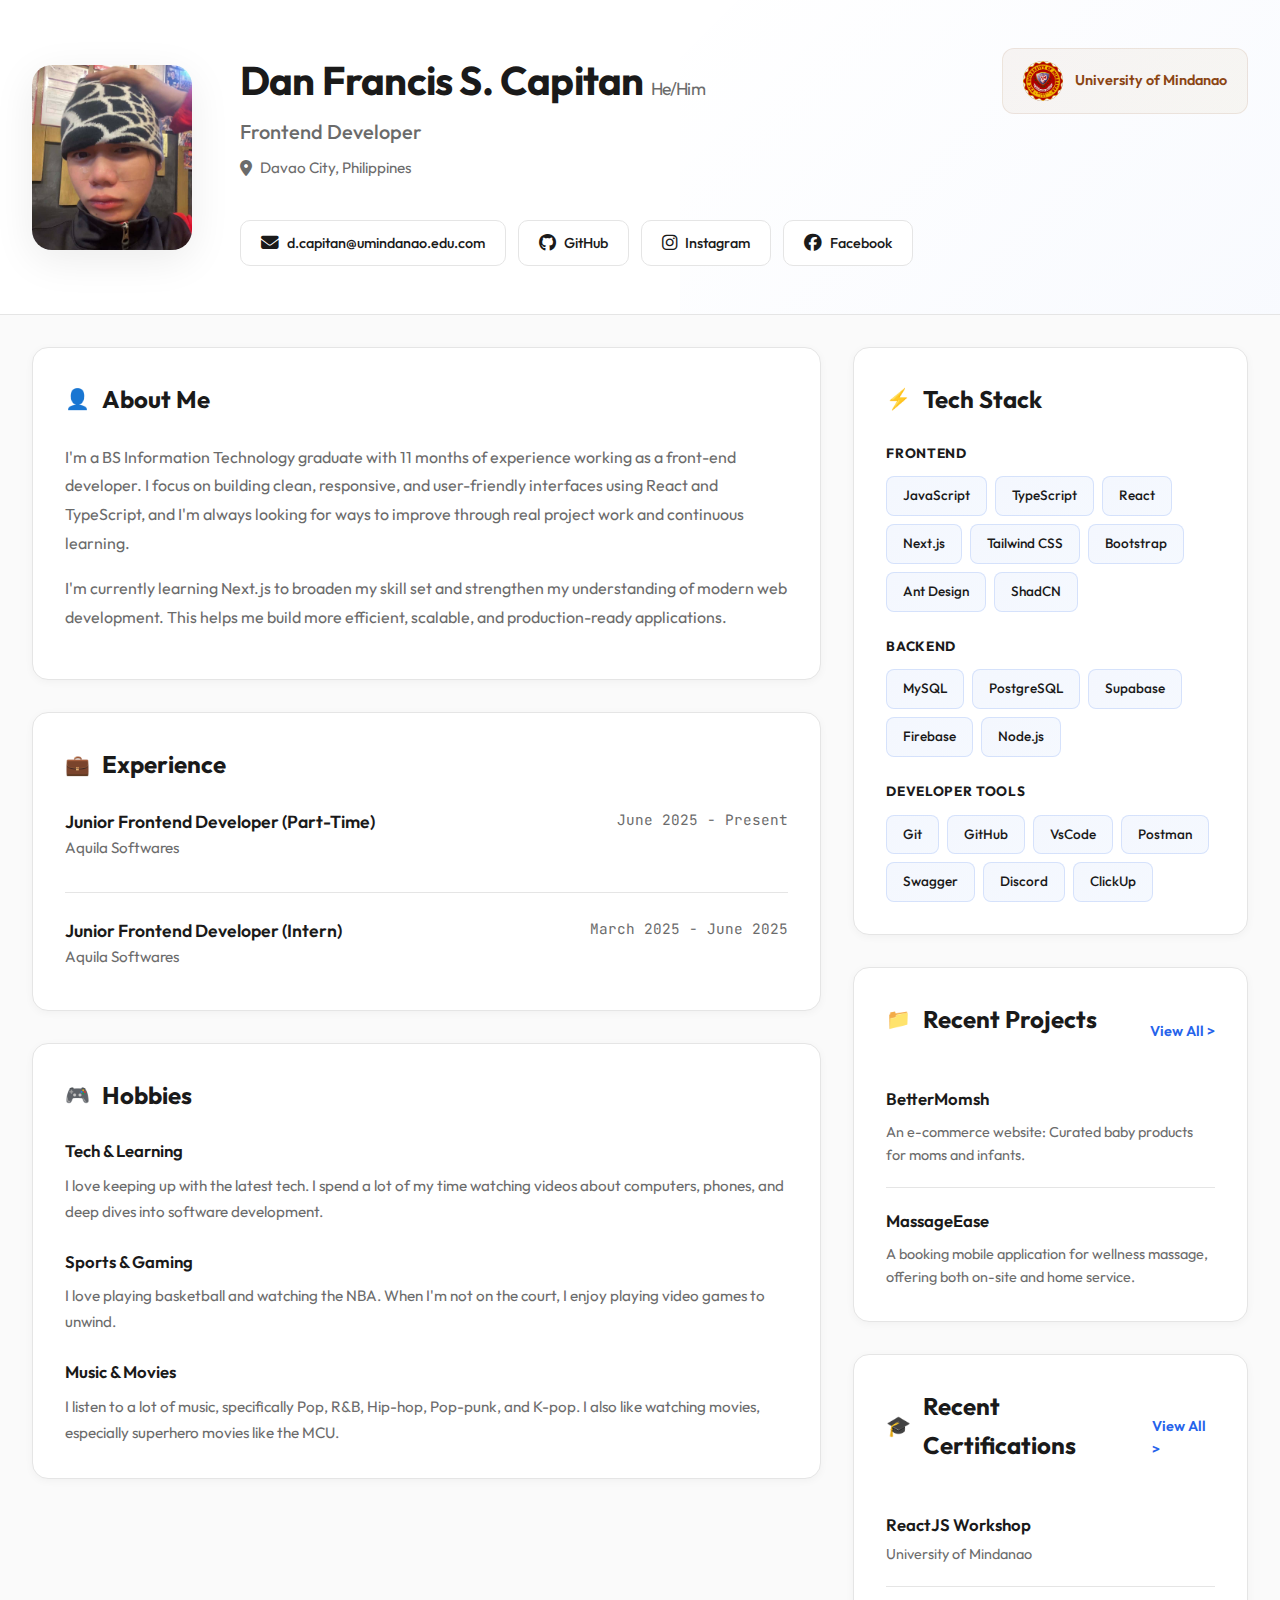
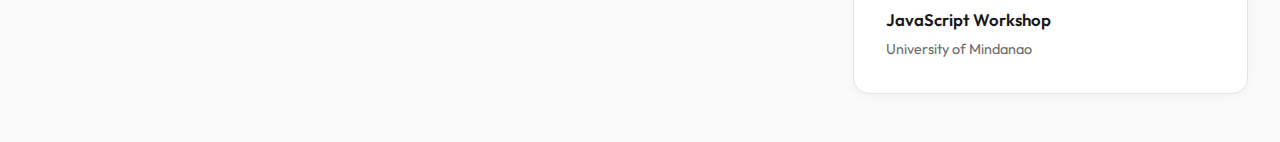
<file: index.html>
<!DOCTYPE html>
<html lang="en">
<head>
    <meta charset="UTF-8">
    <meta name="viewport" content="width=device-width, initial-scale=1.0">
    <title>Michael Aguido L. Velez - Frontend Developer</title>
    <link href="https://fonts.googleapis.com/css2?family=Outfit:wght@300;400;600;700&family=JetBrains+Mono:wght@400;500&display=swap" rel="stylesheet">
    <link rel="stylesheet" href="https://cdnjs.cloudflare.com/ajax/libs/font-awesome/6.4.0/css/all.min.css">
    <link rel="stylesheet" href="styles.css">
</head>
<body>
    <header>
        <div class="container">
            <div class="header-content">
                <div class="profile-photo">
                    <img src="image/dan.jpg" alt="Michael Aguido L. Velez">
                </div>
                <div class="header-info">
                    <div class="header-top">
                        <div>
                            <h1>Dan Francis S. Capitan <span class="pronouns">He/Him</span></h1>
                            <p class="title">Frontend Developer</p>
                            <div class="location">
                                <i class="fa-solid fa-location-dot"></i>
                                <span>Davao City, Philippines</span>
                            </div>
                        </div>
                        <div class="university-badge">
                            <div class="university-logo"><img src="image/universitylogo.png" alt="University of Mindanao Logo"></div>
                            <span class="university-name">University of Mindanao</span>
                        </div>
                    </div>
                    <div class="social-links">
                        <a href="mailto:d.capitan@umindanao.edu.com" class="social-link">
                            <i class="fa-solid fa-envelope"></i>
                            <span>d.capitan@umindanao.edu.com</span>
                        </a>
                       
                        <a href="https://github.com/ESHEESH" class="social-link">
                            <i class="fa-brands fa-github"></i>
                            <span>GitHub</span>
                        </a>
                        <a href="#" class="social-link">
                            <i class="fa-brands fa-instagram"></i>
                            <span>Instagram</span>
                        </a>
                        <a href="#" class="social-link">
                            <i class="fa-brands fa-facebook"></i>
                            <span>Facebook</span>
                        </a>
                    </div>
                </div>
            </div>
        </div>
    </header>

    <div class="container">
        <div class="main-grid">
            <!-- Left Column -->
            <div>
                <!-- About Me -->
                <div class="card">
                    <h2 class="card-title">
                        <span class="card-icon">👤</span>
                        About Me
                    </h2>
                    <p class="about-text">
                        I'm a BS Information Technology graduate with 11 months of experience working as a front-end developer. I focus on building clean, responsive, and user-friendly interfaces using React and TypeScript, and I'm always looking for ways to improve through real project work and continuous learning.
                    </p>
                    <p class="about-text">
                        I'm currently learning Next.js to broaden my skill set and strengthen my understanding of modern web development. This helps me build more efficient, scalable, and production-ready applications.
                    </p>
                </div>

                <!-- Experience -->
                <div class="card" style="margin-top: 2rem;">
                    <h2 class="card-title">
                        <span class="card-icon">💼</span>
                        Experience
                    </h2>
                    
                    <div class="experience-item">
                        <div class="experience-header">
                            <div>
                                <h3 class="job-title">Junior Frontend Developer (Part-Time)</h3>
                                <p class="company-name">Aquila Softwares</p>
                            </div>
                            <span class="date-range">June 2025 - Present</span>
                        </div>
                    </div>

                    <div class="experience-item">
                        <div class="experience-header">
                            <div>
                                <h3 class="job-title">Junior Frontend Developer (Intern)</h3>
                                <p class="company-name">Aquila Softwares</p>
                            </div>
                            <span class="date-range">March 2025 - June 2025</span>
                        </div>
                    </div>
                </div>

                <!-- Hobbies -->
                <div class="card" style="margin-top: 2rem;">
                    <h2 class="card-title">
                        <span class="card-icon">🎮</span>
                        Hobbies
                    </h2>
                    
                    <div class="hobby-item">
                        <h3 class="hobby-title">Tech & Learning</h3>
                        <p class="hobby-text">
                            I love keeping up with the latest tech. I spend a lot of my time watching videos about computers, phones, and deep dives into software development.
                        </p>
                    </div>

                    <div class="hobby-item">
                        <h3 class="hobby-title">Sports & Gaming</h3>
                        <p class="hobby-text">
                            I love playing basketball and watching the NBA. When I'm not on the court, I enjoy playing video games to unwind.
                        </p>
                    </div>

                    <div class="hobby-item">
                        <h3 class="hobby-title">Music & Movies</h3>
                        <p class="hobby-text">
                            I listen to a lot of music, specifically Pop, R&B, Hip-hop, Pop-punk, and K-pop. I also like watching movies, especially superhero movies like the MCU.
                        </p>
                    </div>
                </div>
            </div>

            <!-- Right Column -->
            <div>
                <!-- Tech Stack -->
                <div class="card">
                    <h2 class="card-title">
                        <span class="card-icon">⚡</span>
                        Tech Stack
                    </h2>
                    
                    <div class="tech-section">
                        <h3 class="section-label">Frontend</h3>
                        <div class="tech-grid">
                            <span class="tech-badge">JavaScript</span>
                            <span class="tech-badge">TypeScript</span>
                            <span class="tech-badge">React</span>
                            <span class="tech-badge">Next.js</span>
                            <span class="tech-badge">Tailwind CSS</span>
                            <span class="tech-badge">Bootstrap</span>
                            <span class="tech-badge">Ant Design</span>
                            <span class="tech-badge">ShadCN</span>
                        </div>
                    </div>

                    <div class="tech-section">
                        <h3 class="section-label">Backend</h3>
                        <div class="tech-grid">
                            <span class="tech-badge">MySQL</span>
                            <span class="tech-badge">PostgreSQL</span>
                            <span class="tech-badge">Supabase</span>
                            <span class="tech-badge">Firebase</span>
                            <span class="tech-badge">Node.js</span>
                        </div>
                    </div>

                    <div class="tech-section">
                        <h3 class="section-label">Developer Tools</h3>
                        <div class="tech-grid">
                            <span class="tech-badge">Git</span>
                            <span class="tech-badge">GitHub</span>
                            <span class="tech-badge">VsCode</span>
                            <span class="tech-badge">Postman</span>
                            <span class="tech-badge">Swagger</span>
                            <span class="tech-badge">Discord</span>
                            <span class="tech-badge">ClickUp</span>
                        </div>
                    </div>
                </div>

                <!-- Recent Projects -->
                <div class="card" style="margin-top: 2rem;">
                    <div class="projects-header">
                        <h2 class="card-title">
                            <span class="card-icon">📁</span>
                            Recent Projects
                        </h2>
                        <a href="#" class="view-all">View All ></a>
                    </div>
                    
                    <div class="project-item">
                        <h3 class="project-name">BetterMomsh</h3>
                        <p class="project-description">
                            An e-commerce website: Curated baby products for moms and infants.
                        </p>
                    </div>

                    <div class="project-item">
                        <h3 class="project-name">MassageEase</h3>
                        <p class="project-description">
                            A booking mobile application for wellness massage, offering both on-site and home service.
                        </p>
                    </div>
                </div>

                <!-- Recent Certifications -->
                <div class="card" style="margin-top: 2rem;">
                    <div class="projects-header">
                        <h2 class="card-title">
                            <span class="card-icon">🎓</span>
                            Recent Certifications
                        </h2>
                        <a href="#" class="view-all">View All ></a>
                    </div>
                    
                    <div class="certification-item">
                        <h3 class="certification-name">ReactJS Workshop</h3>
                        <p class="certification-org">University of Mindanao</p>
                    </div>

                    <div class="certification-item">
                        <h3 class="certification-name">JavaScript Workshop</h3>
                        <p class="certification-org">University of Mindanao</p>
                    </div>
                </div>
            </div>
        </div>
    </div>
</body>
</html>
</file>
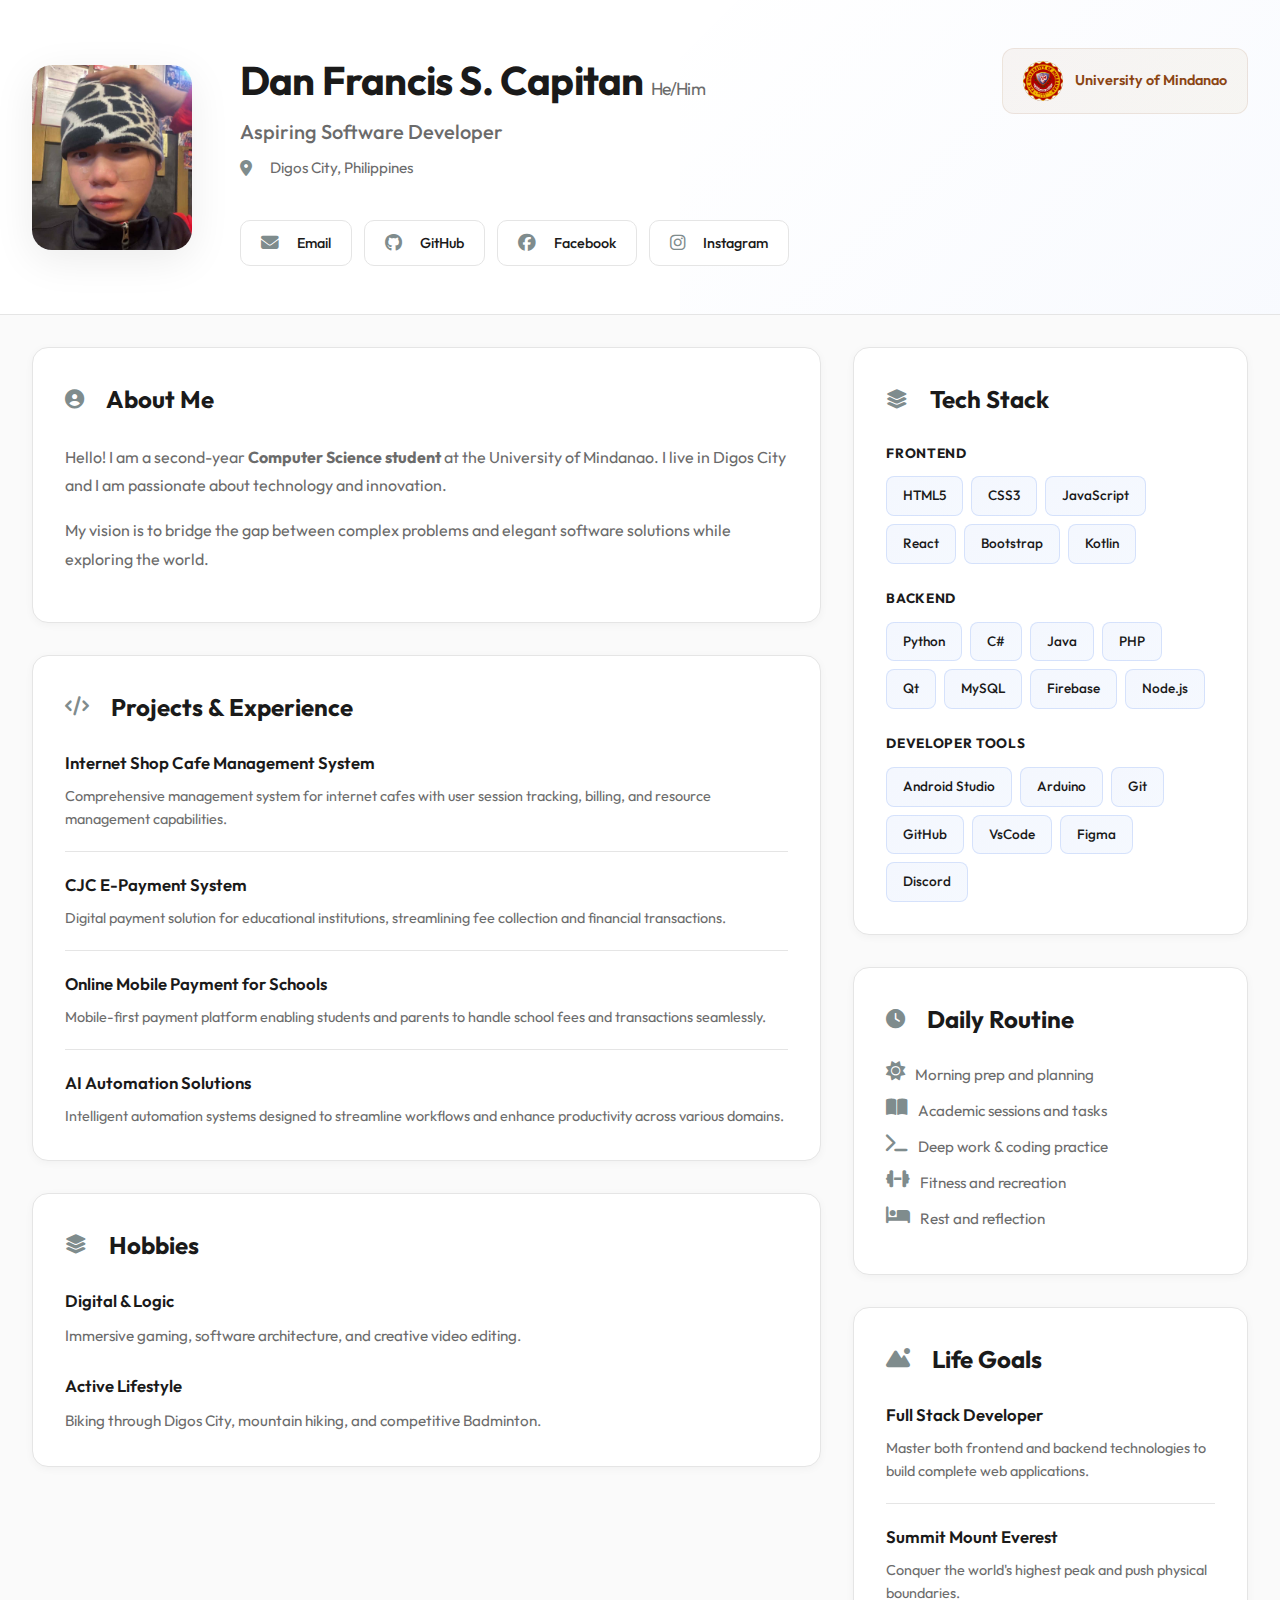
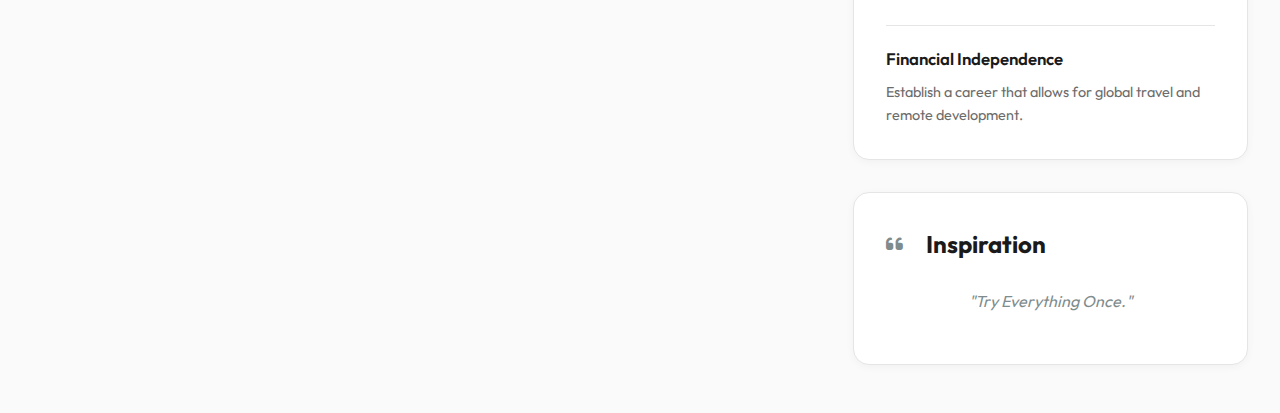
<file: main.html>
<!DOCTYPE html>
<html lang="en">
<head>
    <meta charset="UTF-8">
    <meta name="viewport" content="width=device-width, initial-scale=1.0">
    <title>DFC Portfolio - Dan Francis S. Capitan</title>
    <link href="https://fonts.googleapis.com/css2?family=Outfit:wght@300;400;600;700&family=JetBrains+Mono:wght@400;500&display=swap" rel="stylesheet">
    <link rel="stylesheet" href="https://cdnjs.cloudflare.com/ajax/libs/font-awesome/6.4.0/css/all.min.css">
    <link rel="stylesheet" href="styles.css">
    <style>
        /* Minimalist Grey Theme Overrides */
        :root {
            --grey-icon: #7f8c8d;
            --light-grey: #f4f4f4;
        }
        .card-icon, .minimal-icon { 
            color: var(--grey-icon) !important; 
            font-size: 1.2rem;
            margin-right: 10px;
        }
        .tech-list {
            list-style: none;
            padding: 0;
            margin: 0;
        }
        .tech-list li {
            display: flex;
            align-items: center;
            margin-bottom: 0.8rem;
            font-family: 'JetBrains Mono', monospace;
            font-size: 0.95rem;
            color: #444;
        }
        .routine-item {
            display: flex;
            align-items: flex-start;
            margin-bottom: 10px;
        }
    </style>
</head>
<body>
    <header>
        <div class="container">
            <div class="header-content">
                <div class="profile-photo">
                    <img src="image/dan.jpg" alt="Dan Francis S. Capitan">
                </div>
                <div class="header-info">
                    <div class="header-top">
                        <div>
                            <h1>Dan Francis S. Capitan <span class="pronouns">He/Him</span></h1>
                            <p class="title">Aspiring Software Developer</p>
                            <div class="location">
                                <i class="fa-solid fa-location-dot minimal-icon"></i>
                                <span>Digos City, Philippines</span>
                            </div>
                        </div>
                        <div class="university-badge">
                            <div class="university-logo"><img src="image/universitylogo.png" alt="UM Logo"></div>
                            <span class="university-name">University of Mindanao</span>
                        </div>
                    </div>
                    <div class="social-links">
                        <a href="mailto:d.capitan@umindanao.edu.ph" class="social-link" target="_blank">
                            <i class="fa-solid fa-envelope minimal-icon"></i>
                            <span>Email</span>
                        </a>
                        <a href="https://github.com/ESHEESH" target="_blank" class="social-link">
                            <i class="fa-brands fa-github minimal-icon"></i>
                            <span>GitHub</span>
                        </a>
                        <a href="https://www.facebook.com/dan.francis.3950" target="_blank" class="social-link">
                            <i class="fa-brands fa-facebook minimal-icon"></i>
                            <span>Facebook</span>
                        </a>
                        <a href="https://www.instagram.com/xiao_dfc/" target="_blank" class="social-link">
                            <i class="fa-brands fa-instagram minimal-icon"></i>
                            <span>Instagram</span>
                        </a>
                    </div>
                </div>
            </div>
        </div>
    </header>

    <div class="container">
        <div class="main-grid">
            <div>
                <div class="card">
                    <h2 class="card-title">
                        <i class="fa-solid fa-circle-user minimal-icon"></i>
                        About Me
                    </h2>
                    <p class="about-text">
                        Hello! I am a second-year <strong>Computer Science student</strong> at the University of Mindanao. I live in Digos City and I am passionate about technology and innovation.
                    </p>
                    <p class="about-text">
                        My vision is to bridge the gap between complex problems and elegant software solutions while exploring the world.
                    </p>
                </div>

                <div class="card" style="margin-top: 2rem;">
                    <h2 class="card-title">
                        <i class="fa-solid fa-code minimal-icon"></i>
                        Projects & Experience
                    </h2>
                    <div class="project-item">
                        <h3 class="project-name">Internet Shop Cafe Management System</h3>
                        <p class="project-description">Comprehensive management system for internet cafes with user session tracking, billing, and resource management capabilities.</p>
                    </div>
                    <div class="project-item">
                        <h3 class="project-name">CJC E-Payment System</h3>
                        <p class="project-description">Digital payment solution for educational institutions, streamlining fee collection and financial transactions.</p>
                    </div>
                    <div class="project-item">
                        <h3 class="project-name">Online Mobile Payment for Schools</h3>
                        <p class="project-description">Mobile-first payment platform enabling students and parents to handle school fees and transactions seamlessly.</p>
                    </div>
                    <div class="project-item">
                        <h3 class="project-name">AI Automation Solutions</h3>
                        <p class="project-description">Intelligent automation systems designed to streamline workflows and enhance productivity across various domains.</p>
                    </div>
                </div>

                <div class="card" style="margin-top: 2rem;">
                    <h2 class="card-title">
                        <i class="fa-solid fa-layer-group minimal-icon"></i>
                        Hobbies
                    </h2>
                    <div class="hobby-item">
                        <h3 class="hobby-title">Digital & Logic</h3>
                        <p class="hobby-text">Immersive gaming, software architecture, and creative video editing.</p>
                    </div>
                    <div class="hobby-item">
                        <h3 class="hobby-title">Active Lifestyle</h3>
                        <p class="hobby-text">Biking through Digos City, mountain hiking, and competitive Badminton.</p>
                    </div>
                </div>
            </div>

            <div>
                <div class="card">
                    <h2 class="card-title">
                        <i class="fa-solid fa-layer-group minimal-icon"></i>
                        Tech Stack
                    </h2>
                    
                    <div class="tech-section">
                        <h3 class="section-label">Frontend</h3>
                        <div class="tech-grid">
                            <span class="tech-badge">HTML5</span>
                            <span class="tech-badge">CSS3</span>
                            <span class="tech-badge">JavaScript</span>
                            <span class="tech-badge">React</span>
                            <span class="tech-badge">Bootstrap</span>
                            <span class="tech-badge">Kotlin</span>
                        </div>
                    </div>

                    <div class="tech-section">
                        <h3 class="section-label">Backend</h3>
                        <div class="tech-grid">
                            <span class="tech-badge">Python</span>
                            <span class="tech-badge">C#</span>
                            <span class="tech-badge">Java</span>
                            <span class="tech-badge">PHP</span>
                            <span class="tech-badge">Qt</span>
                            <span class="tech-badge">MySQL</span>
                            <span class="tech-badge">Firebase</span>
                            <span class="tech-badge">Node.js</span>
                        </div>
                    </div>

                    <div class="tech-section">
                        <h3 class="section-label">Developer Tools</h3>
                        <div class="tech-grid">
                            <span class="tech-badge">Android Studio</span>
                            <span class="tech-badge">Arduino</span>
                            <span class="tech-badge">Git</span>
                            <span class="tech-badge">GitHub</span>
                            <span class="tech-badge">VsCode</span>
                            <span class="tech-badge">Figma</span>
                            <span class="tech-badge">Discord</span>
                        </div>
                    </div>
                </div>

                <div class="card" style="margin-top: 2rem;">
                    <h2 class="card-title">
                        <i class="fa-solid fa-clock minimal-icon"></i>
                        Daily Routine
                    </h2>
                    <div class="hobby-text">
                        <div class="routine-item"><i class="fa-solid fa-sun minimal-icon"></i> Morning prep and planning</div>
                        <div class="routine-item"><i class="fa-solid fa-book-open minimal-icon"></i> Academic sessions and tasks</div>
                        <div class="routine-item"><i class="fa-solid fa-terminal minimal-icon"></i> Deep work & coding practice</div>
                        <div class="routine-item"><i class="fa-solid fa-dumbbell minimal-icon"></i> Fitness and recreation</div>
                        <div class="routine-item"><i class="fa-solid fa-bed minimal-icon"></i> Rest and reflection</div>
                    </div>
                </div>

                <div class="card" style="margin-top: 2rem;">
                    <h2 class="card-title">
                        <i class="fa-solid fa-mountain-sun minimal-icon"></i>
                        Life Goals
                    </h2>
                    <div class="project-item">
                        <h3 class="project-name">Full Stack Developer</h3>
                        <p class="project-description">Master both frontend and backend technologies to build complete web applications.</p>
                    </div>
                    <div class="project-item">
                        <h3 class="project-name">Summit Mount Everest</h3>
                        <p class="project-description">Conquer the world's highest peak and push physical boundaries.</p>
                    </div>
                    <div class="project-item">
                        <h3 class="project-name">Financial Independence</h3>
                        <p class="project-description">Establish a career that allows for global travel and remote development.</p>
                    </div>
                </div>

                <div class="card" style="margin-top: 2rem;">
                    <h2 class="card-title">
                        <i class="fa-solid fa-quote-left minimal-icon"></i>
                        Inspiration
                    </h2>
                    <p class="about-text" style="font-style: italic; text-align: center; color: var(--grey-icon);">
                        "Try Everything Once."
                    </p>
                </div>
            </div>
        </div>
    </div>
</body>
</html>
</file>
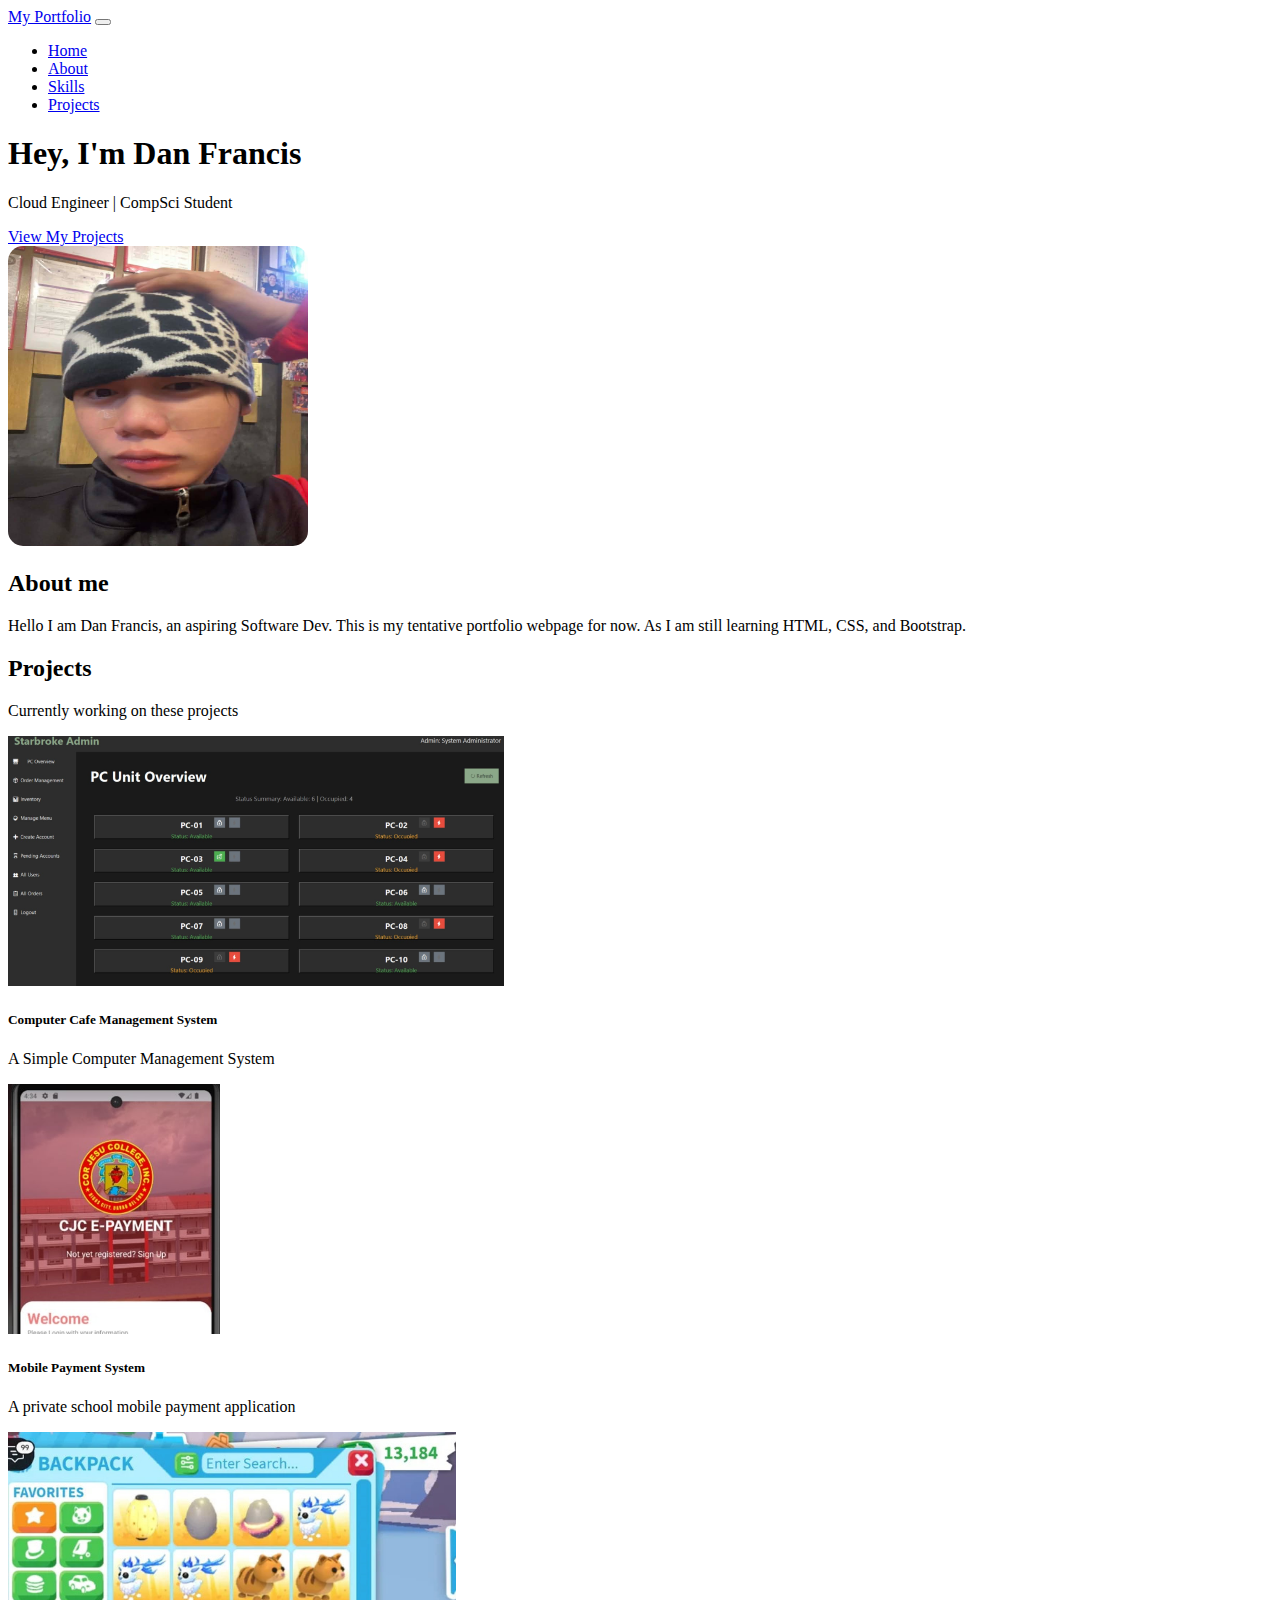
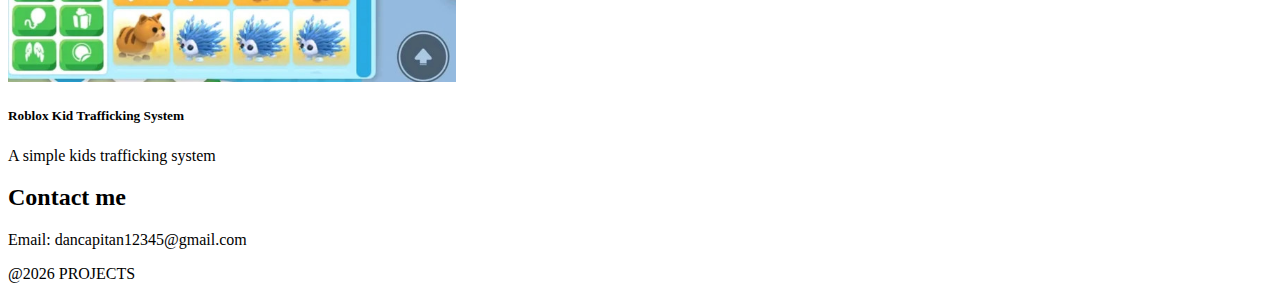
<file: portfolio.html>
<!doctype html>
<html lang="en">
  <head>
    <meta charset="utf-8">
    <meta name="viewport" content="width=device-width, initial-scale=1">
    <title>DanFolio</title>
    <script src="https://cdn.jsdelivr.net/npm/@popperjs/core@2.11.8/dist/umd/popper.min.js" integrity="sha384-I7E8VVD/ismYTF4hNIPjVp/Zjvgyol6VFvRkX/vR+Vc4jQkC+hVqc2pM8ODewa9r" crossorigin="anonymous"></script>
    <script src="https://cdn.jsdelivr.net/npm/bootstrap@5.3.8/dist/js/bootstrap.min.js" integrity="sha384-G/EV+4j2dNv+tEPo3++6LCgdCROaejBqfUeNjuKAiuXbjrxilcCdDz6ZAVfHWe1Y" crossorigin="anonymous"></script>
    <link href="https://cdn.jsdelivr.net/npm/bootstrap@5.3.8/dist/css/bootstrap.min.css" rel="stylesheet" integrity="sha384-sRIl4kxILFvY47J16cr9ZwB07vP4J8+LH7qKQnuqkuIAvNWLzeN8tE5YBujZqJLB" crossorigin="anonymous">
    <link rel="stylesheet" href="design.css">

  </head>
  <body>

    <nav class="navbar navbar-expand-lg navbar-dark bg-dark fixed-top shadow">
  <div class="container">
    <a class="navbar-brand fw-bold" href="#">My Portfolio</a>
    
    <button class="navbar-toggler" type="button" data-bs-toggle="collapse" data-bs-target="#navMenu" aria-controls="navMenu" aria-expanded="false" aria-label="Toggle navigation">
      <span class="navbar-toggler-icon"></span>
    </button>

    <div class="collapse navbar-collapse" id="navMenu">
      <ul class="navbar-nav ms-auto">
        <li class="nav-item">
          <a class="nav-link active" aria-current="page" href="#home">Home</a>
        </li>
        <li class="nav-item">
          <a class="nav-link" href="#about">About</a>
        </li>
        <li class="nav-item">
          <a class="nav-link" href="#skills">Skills</a>
        </li>
        <li class="nav-item">
          <a class="nav-link" href="#projects">Projects</a>
        </li>
      </ul>
    </div>
  </div>
</nav>
        <!-- HOME-->
        <section id="home" class="bg-primary text-white text-center p-5">
          <div class ="container">
            <h1>Hey, I'm Dan Francis</h1>
            <p class="lead">Cloud Engineer | CompSci Student</p>
            <a href ="#projects" class="btn btn-light" >View My Projects</a>
          </div>
          </section>
          
          <!-- ABOUT ME -->

          <section id="about me">
            <div class="container p-5">
              <div class="row align-items-center">
                <div class ="col-lg-6">
                  <img src="image/dan.jpg" class="img-fluid" width="300" height="300" style="border-radius: 15px;">
                </div>

                <div class="col-lg-6">
                  <h2>About me</h2>
                  <p>
                    Hello I am Dan Francis, an aspiring  Software Dev. This is my tentative portfolio webpage for now. As I am still learning HTML, CSS, and Bootstrap.
                  </p>
                </div>
                </div>
              </div>
              </div>
          </section>




          <!-- SKILLS SECTION -->
           <section id="projects" class="py-5"> <div class="container text-center">
    <h2 class="mb-4">Projects</h2>
    <p class="mb-5">Currently working on these projects</p>

    <div class="row g-4"> <div class="col-md-4 mb-3">
        <div class="card h-100 shadow-sm"> <img src="image/net.jpg" class="card-img-top" alt="E-commerce project 1" style="height: 250px; object-fit: cover;">
          <div class="card-body">
            <h5 class="card-title">Computer Cafe Management System</h5>
            <p class="card-text text-muted">A Simple Computer Management System</p>
          </div>
        </div>
      </div>

      <div class="col-md-4 mb-3">
        <div class="card h-100 shadow-sm">
          <img src="image/mobile.jpg" class="card-img-top" alt="Gambling site project 1" style="height: 250px; object-fit: cover;">
          <div class="card-body">
            <h5 class="card-title">Mobile Payment System</h5>
            <p class="card-text text-muted">A private school mobile payment application</p>
          </div>
        </div>
      </div>
      
      <div class="col-md-4 mb-3">
        <div class="card h-100 shadow-sm">
          <img src="image/trade.jpg" class="card-img-top" alt="Gambling project 2" style="height: 250px; object-fit: cover;">
          <div class="card-body">
            <h5 class="card-title"> Roblox Kid Trafficking System</h5>
            <p class="card-text text-muted">A  simple kids trafficking system</p>
          </div>
        </div>
      </div>

    </div>
  </div>
</section>

          <!-- CONTACT SECTION -->
           <section id="contact" class="bg-dark text-white py-2">
            <div class = "container text-center">
              <h2>
                Contact me
              </h2>
              <p>Email: dancapitan12345@gmail.com</p>
            </div>
           </section>

           <!-- FOOTER SECTION -->

           <footer class="text-center py-3 bg-secondary text-white">
            <p class="mb-0">@2026 PROJECTS</p>
           </footer>
  </body>
</html>
</file>
<file: styles.css>
* {
    margin: 0;
    padding: 0;
    box-sizing: border-box;
}

:root {
    --primary-bg: #fafafa;
    --card-bg: #ffffff;
    --text-primary: #1a1a1a;
    --text-secondary: #6b6b6b;
    --accent: #2563eb;
    --accent-hover: #1d4ed8;
    --border: #e5e5e5;
    --shadow: rgba(0, 0, 0, 0.04);
    --shadow-hover: rgba(0, 0, 0, 0.08);
}

body {
    font-family: 'Outfit', sans-serif;
    background: var(--primary-bg);
    color: var(--text-primary);
    line-height: 1.6;
    overflow-x: hidden;
}

.container {
    max-width: 1280px;
    margin: 0 auto;
    padding: 0 2rem;
}

/* Header Section */
header {
    background: var(--card-bg);
    padding: 3rem 0;
    margin-bottom: 2rem;
    border-bottom: 1px solid var(--border);
    position: relative;
    overflow: hidden;
}

header::before {
    content: '';
    position: absolute;
    top: 0;
    right: 0;
    width: 600px;
    height: 100%;
    background: linear-gradient(135deg, transparent 0%, rgba(37, 99, 235, 0.03) 100%);
    pointer-events: none;
}

.header-content {
    display: flex;
    align-items: center;
    gap: 3rem;
    position: relative;
    z-index: 1;
}

.profile-photo {
    width: 160px;
    height: 185px;
    border-radius: 20px;
    overflow: hidden;
    flex-shrink: 0;
    box-shadow: 0 10px 40px var(--shadow-hover);
    transition: transform 0.3s ease;
}

.profile-photo:hover {
    transform: translateY(-4px);
}

.profile-photo img {
    width: 100%;
    height: 100%;
    object-fit: cover;
}

.header-info {
    flex: 1;
}

.header-top {
    display: flex;
    justify-content: space-between;
    align-items: start;
    margin-bottom: 1rem;
}

h1 {
    font-size: 2.5rem;
    font-weight: 700;
    margin-bottom: 0.25rem;
    letter-spacing: -0.02em;
}

.pronouns {
    font-size: 1.1rem;
    color: var(--text-secondary);
    font-weight: 400;
}

.title {
    font-size: 1.25rem;
    color: var(--text-secondary);
    margin-bottom: 0.5rem;
    font-weight: 500;
}

.location {
    display: flex;
    align-items: center;
    gap: 0.5rem;
    color: var(--text-secondary);
    font-size: 0.95rem;
    margin-bottom: 1.5rem;
}

.location i {
    font-size: 1rem;
}

.university-badge {
    display: flex;
    align-items: center;
    gap: 0.75rem;
    padding: 0.75rem 1.25rem;
    background: linear-gradient(135deg, rgba(139, 69, 19, 0.05) 0%, rgba(184, 134, 11, 0.05) 100%);
    border-radius: 12px;
    border: 1px solid rgba(139, 69, 19, 0.1);
}

.university-logo {
    width: 40px;
    height: 40px;
    background: #8B4513;
    border-radius: 50%;
    display: flex;
    align-items: center;
    justify-content: center;
    color: white;
    font-weight: 700;
    font-size: 1.25rem;
    overflow: hidden;
}

.university-logo img {
    width: 100%;
    height: 100%;
    object-fit: cover;
}

.university-name {
    font-size: 0.9rem;
    font-weight: 600;
    color: #8B4513;
}

.social-links {
    display: flex;
    gap: 0.75rem;
    flex-wrap: wrap;
}

.social-link {
    display: inline-flex;
    align-items: center;
    gap: 0.5rem;
    padding: 0.65rem 1.25rem;
    background: var(--card-bg);
    border: 1px solid var(--border);
    border-radius: 10px;
    text-decoration: none;
    color: var(--text-primary);
    font-size: 0.9rem;
    transition: all 0.2s ease;
    font-weight: 500;
}

.social-link i {
    font-size: 1.1rem;
}

.social-link:hover {
    background: var(--accent);
    color: white;
    border-color: var(--accent);
    transform: translateY(-2px);
    box-shadow: 0 4px 12px rgba(37, 99, 235, 0.2);
}

/* Grid Layout */
.main-grid {
    display: grid;
    grid-template-columns: 2fr 1fr;
    gap: 2rem;
    margin-bottom: 3rem;
}

/* Cards */
.card {
    background: var(--card-bg);
    border-radius: 16px;
    padding: 2rem;
    border: 1px solid var(--border);
    box-shadow: 0 2px 8px var(--shadow);
    transition: box-shadow 0.3s ease;
}

.card:hover {
    box-shadow: 0 4px 16px var(--shadow-hover);
}

.card-title {
    display: flex;
    align-items: center;
    gap: 0.75rem;
    font-size: 1.5rem;
    font-weight: 700;
    margin-bottom: 1.5rem;
    color: var(--text-primary);
}

.card-icon {
    font-size: 1.25rem;
}

/* About Section */
.about-text {
    color: var(--text-secondary);
    line-height: 1.8;
    margin-bottom: 1rem;
}

/* Experience Section */
.experience-item {
    margin-bottom: 1.5rem;
    padding-bottom: 1.5rem;
    border-bottom: 1px solid var(--border);
}

.experience-item:last-child {
    border-bottom: none;
    margin-bottom: 0;
    padding-bottom: 0;
}

.experience-header {
    display: flex;
    justify-content: space-between;
    align-items: start;
    margin-bottom: 0.5rem;
}

.job-title {
    font-size: 1.1rem;
    font-weight: 600;
    color: var(--text-primary);
}

.date-range {
    font-size: 0.9rem;
    color: var(--text-secondary);
    white-space: nowrap;
    font-family: 'JetBrains Mono', monospace;
}

.company-name {
    color: var(--text-secondary);
    font-size: 0.95rem;
}

/* Tech Stack */
.tech-section {
    margin-bottom: 1.5rem;
}

.tech-section:last-child {
    margin-bottom: 0;
}

.section-label {
    font-size: 0.85rem;
    font-weight: 700;
    color: var(--text-primary);
    margin-bottom: 0.75rem;
    text-transform: uppercase;
    letter-spacing: 0.05em;
}

.tech-grid {
    display: flex;
    flex-wrap: wrap;
    
    gap: 0.5rem;
}

.tech-badge {
    padding: 0.5rem 1rem;
    background: linear-gradient(135deg, rgba(37, 99, 235, 0.05) 0%, rgba(59, 130, 246, 0.05) 100%);
    border: 1px solid rgba(37, 99, 235, 0.15);
    border-radius: 8px;
    font-size: 0.85rem;
    font-weight: 500;
    color: var(--text-primary);
    transition: all 0.2s ease;
}

.tech-badge:hover {
    background: var(--accent);
    color: white;
    border-color: var(--accent);
    transform: translateY(-2px);
}

/* Hobbies Section */
.hobby-item {
    margin-bottom: 1.5rem;
}

.hobby-item:last-child {
    margin-bottom: 0;
}

.hobby-title {
    font-size: 1.05rem;
    font-weight: 600;
    margin-bottom: 0.5rem;
    color: var(--text-primary);
}

.hobby-text {
    color: var(--text-secondary);
    line-height: 1.7;
    font-size: 0.95rem;
}

/* Projects Section */
.projects-header {
    display: flex;
    justify-content: space-between;
    align-items: center;
    margin-bottom: 1.5rem;
}

.view-all {
    color: var(--accent);
    text-decoration: none;
    font-weight: 600;
    font-size: 0.9rem;
    transition: color 0.2s ease;
}

.view-all:hover {
    color: var(--accent-hover);
}

.project-item {
    margin-bottom: 1.25rem;
    padding-bottom: 1.25rem;
    border-bottom: 1px solid var(--border);
}

.project-item:last-child {
    border-bottom: none;
    margin-bottom: 0;
    padding-bottom: 0;
}

.project-name {
    font-size: 1.05rem;
    font-weight: 600;
    margin-bottom: 0.5rem;
    color: var(--text-primary);
}

.project-description {
    color: var(--text-secondary);
    font-size: 0.9rem;
    line-height: 1.6;
}

/* Certifications Section */
.certification-item {
    margin-bottom: 1.25rem;
    padding-bottom: 1.25rem;
    border-bottom: 1px solid var(--border);
}

.certification-item:last-child {
    border-bottom: none;
    margin-bottom: 0;
    padding-bottom: 0;
}

.certification-name {
    font-size: 1.05rem;
    font-weight: 600;
    margin-bottom: 0.25rem;
    color: var(--text-primary);
}

.certification-org {
    color: var(--text-secondary);
    font-size: 0.9rem;
}

/* Responsive Design */
@media (max-width: 968px) {
    .main-grid {
        grid-template-columns: 1fr;
    }

    .header-content {
        flex-direction: column;
        text-align: center;
    }

    .header-top {
        flex-direction: column;
        align-items: center;
    }

    .university-badge {
        margin-top: 1rem;
    }

    h1 {
        font-size: 2rem;
    }
}

@media (max-width: 640px) {
    .container {
        padding: 0 1rem;
    }

    header {
        padding: 2rem 0;
    }

    .card {
        padding: 1.5rem;
    }

    .social-links {
        justify-content: center;
    }
}

/* Animations */
@keyframes fadeInUp {
    from {
        opacity: 0;
        transform: translateY(20px);
    }
    to {
        opacity: 1;
        transform: translateY(0);
    }
}

.card {
    animation: fadeInUp 0.6s ease forwards;
}

.card:nth-child(1) { animation-delay: 0.1s; }
.card:nth-child(2) { animation-delay: 0.2s; }
.card:nth-child(3) { animation-delay: 0.3s; }
.card:nth-child(4) { animation-delay: 0.4s; }
</file>
<file: design.css>

</file>
